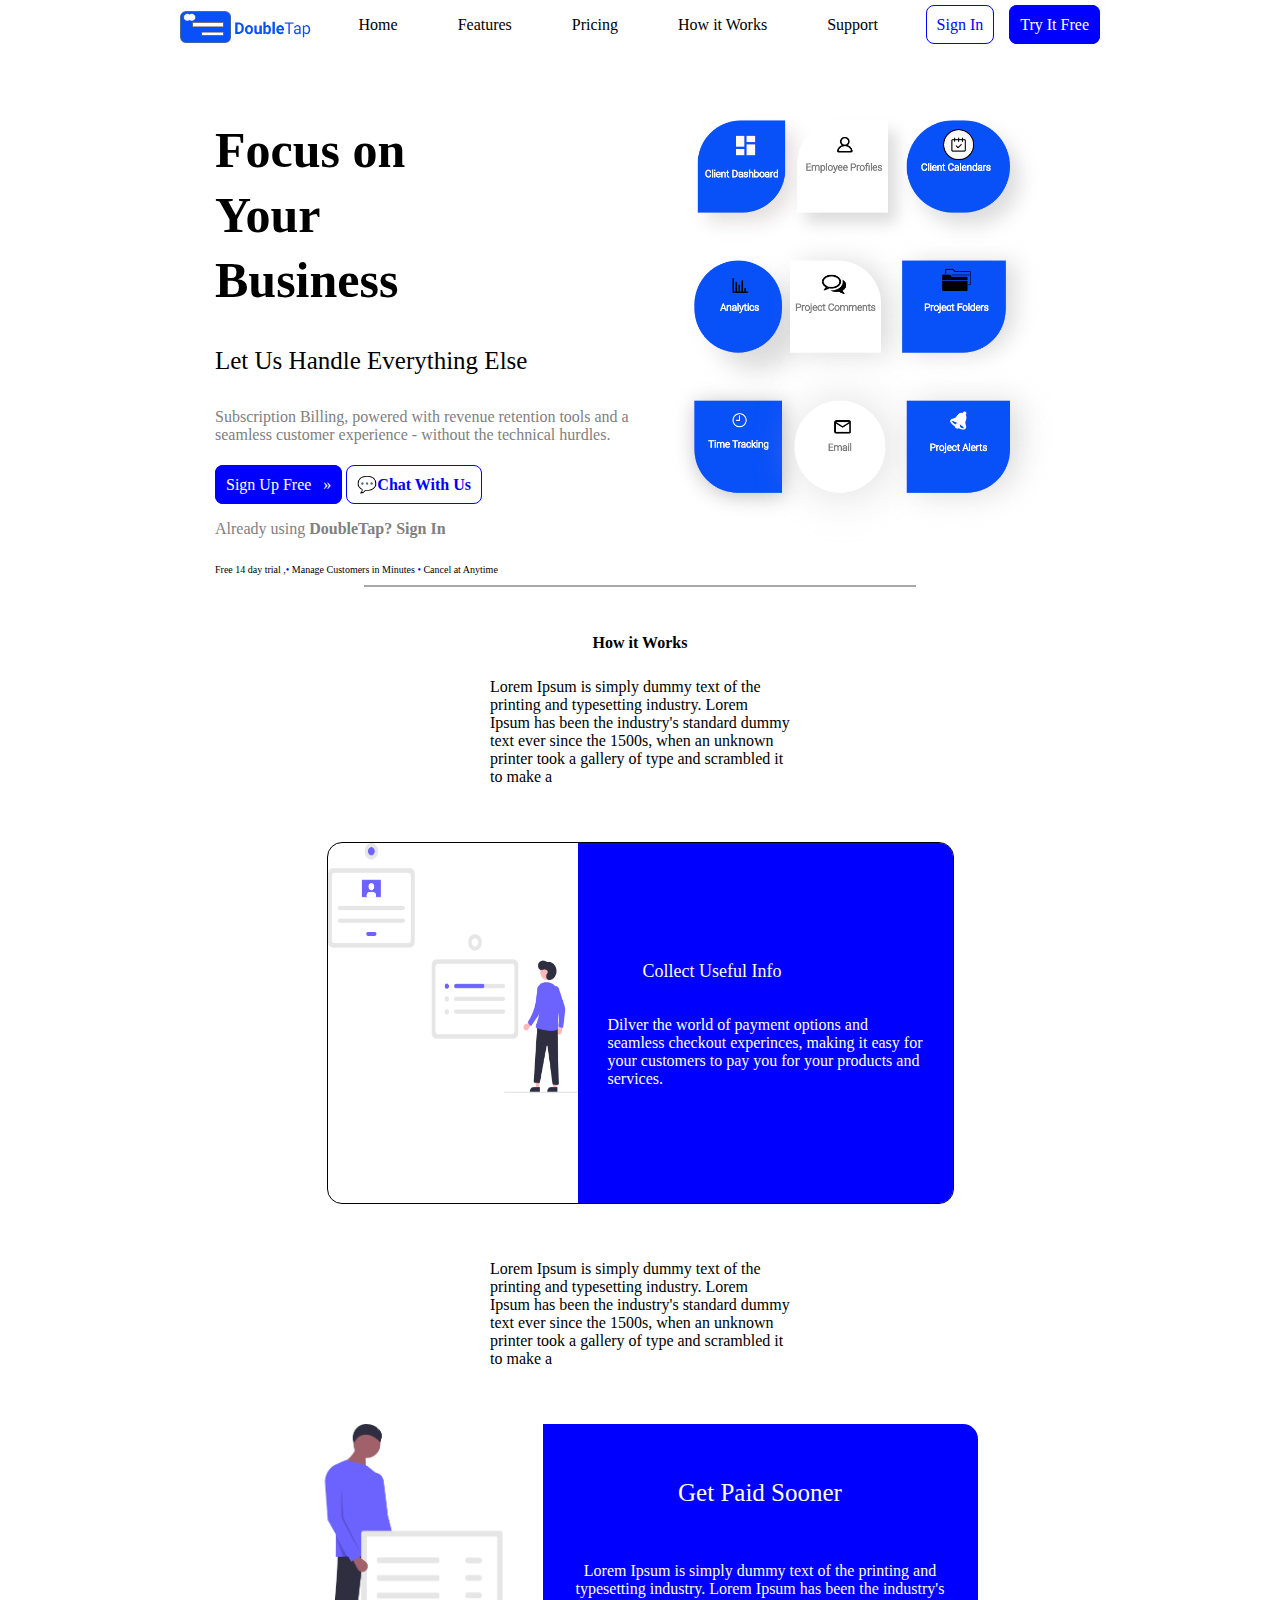
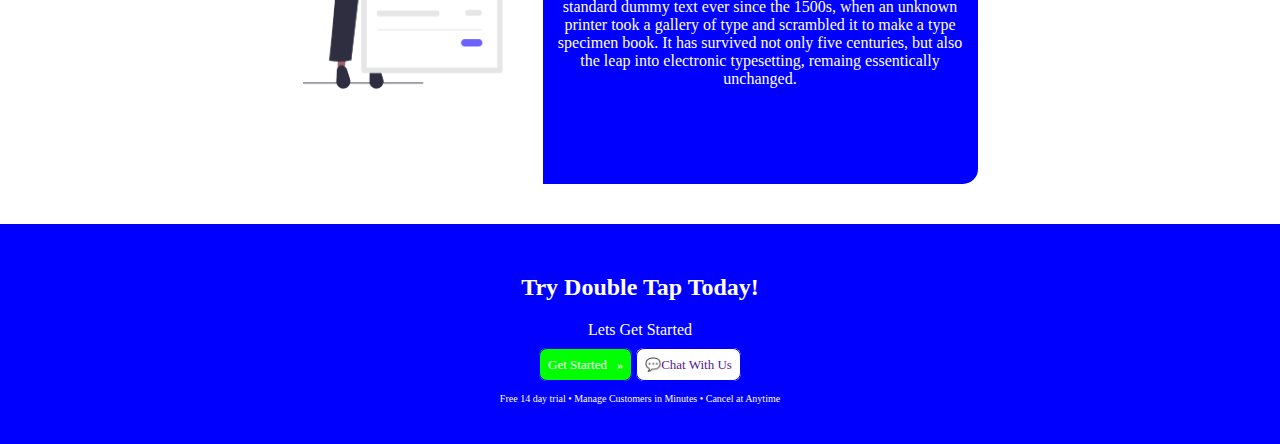
<file: index.html>
<!DOCTYPE html>
<html lang="en">
<head>
    <meta charset="UTF-8">
    <meta http-equiv="X-UA-Compatible" content="IE=edge">
    <meta name="viewport" content="width=device-width, initial-scale=1.0">
    <title>Document</title>
    <link rel="stylesheet" href="./crm.css">
</head>
<body>
    <header>
        <img src="./images/Logo@2x.png" alt="" class="logo"></img>
            <ul class="nav-bar nav-mid">
                <li><a href="./landingpage.html">Home</a></li>
                <li><a href="">Features</a></li>
                <li><a href="">Pricing</a></li>
                <li><a href="./index.html">How it Works</a></li>
                <li><a href="">Support</a></li>
                </ul>
                <ul class="nav-bar nav-right">
                    <li><a href="./signin.html" class="btn btn-sign">Sign In</a></li>
                    <li><a href="./sign_up.html" class="btn btn-try">Try It Free</a></li>
                </ul>
    </header>
    <main>
        <section class="hero">
            <div class="hero-content">
                <h1>Focus on Your Business</h1>
                <h4>Let Us Handle Everything Else</h4>
                <p class="g1">Subscription Billing, powered with revenue retention tools and a
                    seamless customer experience - without the technical hurdles.</p>
                <div class="btn-row">
                    <a href="./sign_up.html" class="btn1 btn-dark">Sign Up Free &nbsp;&nbsp;&#187;</a>
                    <a href="" class="btn1 bt">&#128172;Chat With Us</a>
                </div>
                <p class="Already">Already using <span class="span1">DoubleTap? Sign In</span></p>
                <p class="sen">Free 14 day trial ,<span class="span">&bull;</span> Manage Customers in Minutes <span class="span">&bull;</span> Cancel at Anytime</p>
            </div>
            <div class="hero-image">
                <img src="./images/Header-Side.png" alt="">
            </div>
        </section>
        <section class="container">
            <div class="line">
            </div>
            <div class="space howitworks">
                <h5>How it Works</h5>
                <p>Lorem Ipsum is simply dummy text of the
                    printing and typesetting industry. Lorem Ipsum
                    has been the industry's standard dummy text
                    ever since the 1500s, when an unknown printer
                    took a gallery of type and scrambled it to make a</p>
            </div>
            <div class="space mid">
                <div class="midpic">
                    <img src="./images/Collect-info.png" alt="" class="midpic1">
                </div>
                <div class="midtext">
                    <p class="cui">Collect Useful Info</p>
                    <p class="p1">Dilver the world of payment options and seamless checkout experinces, making it easy
                        for your customers to pay you for your products and services.
                    </p>
                </div>
            </div>
            <div class="space howitworks2">
                <p>Lorem Ipsum is simply dummy text of the
                    printing and typesetting industry. Lorem Ipsum
                    has been the industry's standard dummy text
                    ever since the 1500s, when an unknown printer
                    took a gallery of type and scrambled it to make a</p>
            </div>
            <div class="space bot2">
                <div class="botpic">
                    <img src="./images/Take Payments.png" alt="" class="botpic1">
                </div>
                <div class="bottext">
                    <p class="gps">Get Paid Sooner</p>
                    <p class="gps1">Lorem Ipsum is simply dummy text of the
                        printing and typesetting industry. Lorem Ipsum
                        has been the industry's standard dummy text
                        ever since the 1500s, when an unknown printer
                        took a gallery of type and scrambled it to make a type specimen book. It has survived not only
                        five centuries, but also the leap into electronic typesetting, remaing essentically unchanged.</p>
                </div>
            </div>
        </section>
    </main>
    <section class="footer">
        <footer class="foot">
            <h2>Try Double Tap Today!</h2>
            <p>Lets Get Started</p>
            <div class="btn-bottom">
                <a href="" class="btn2 btn-left">Get Started &nbsp;&nbsp;&#187;</a>
                <a href="" class="btn2 btn-right">&#128172;Chat With Us</a>
            </div>
            <p class="sen">Free 14 day trial   &bull; Manage Customers in Minutes   &bull; Cancel at Anytime</p>
        </footer>
    </section>
</body>
</html>
</file>
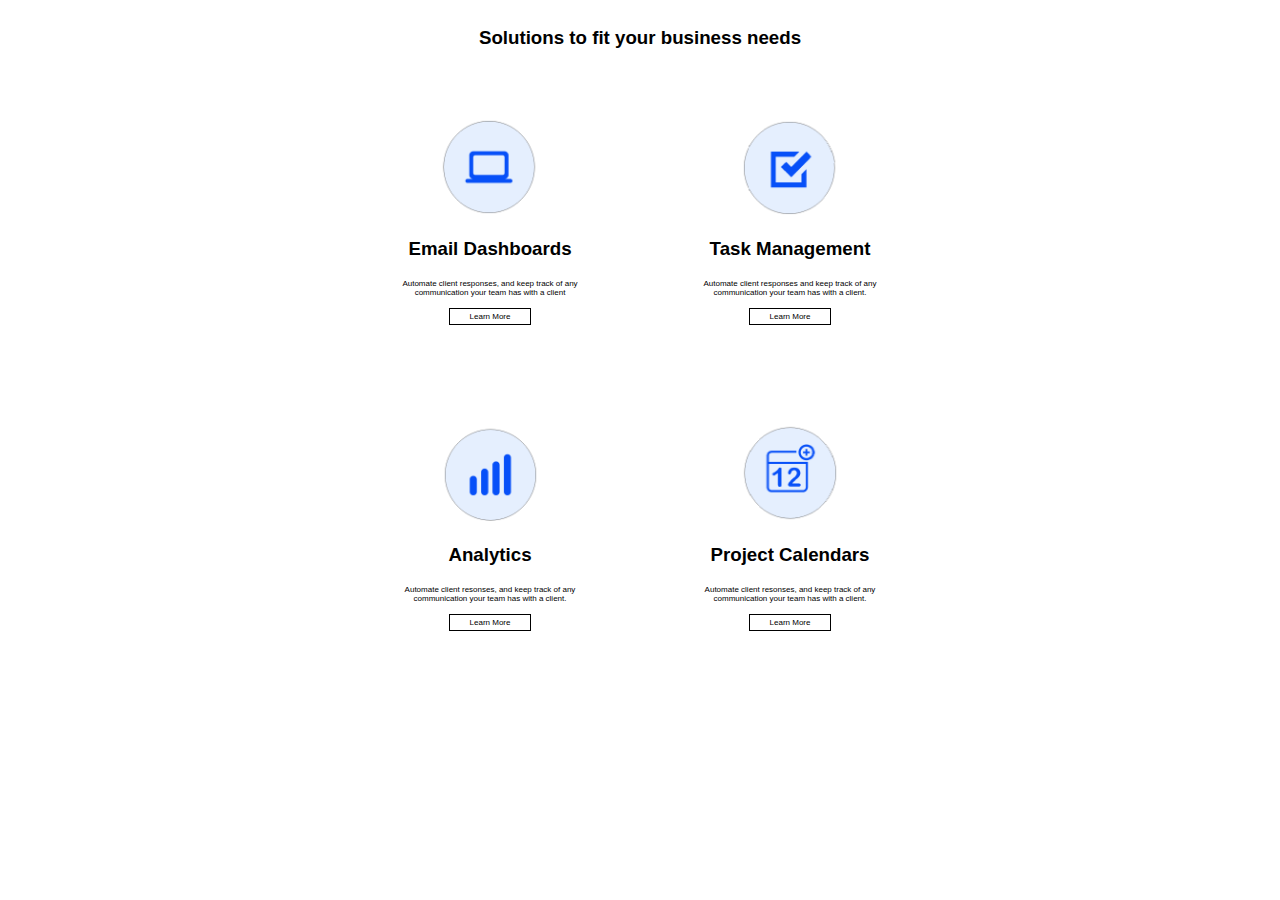
<file: landing1.html>
<!DOCTYPE html>
<html lang="en">
<head>
    <meta charset="UTF-8">
    <meta http-equiv="X-UA-Compatible" content="IE=edge">
    <meta name="viewport" content="width=device-width, initial-scale=1.0">
    <title>Document</title>
    <link rel="stylesheet" href="./landing1.css">
</head>
<body>
    <h3>Solutions to fit your business needs</h3>
    <div class="attributes">
        <div class="email">
            <img src="./images/email.png" alt="email dashboard" class="quad">
            <h3>Email Dashboards</h3>
            <p>Automate client responses, and keep track of any communication your team has with a client</p>
            <a href="">Learn More</a>
        </div>
        <div class="task">
            <img src="./images/task.png" alt="task management" class="quad">
            <h3>Task Management</h3>
            <p>Automate client responses and keep track of any communication your team has with a client.</p>
            <a href="">Learn More</a>
        </div>
    </div>
    <div class="attributes2">
        <div class="analytics">
            <img src="./images/analytics.png" alt="analytics" class="quad">
            <h3>Analytics</h3>
            <p>Automate client resonses, and keep track of any communication your team has with a client.</p>
            <a href="">Learn More</a>
        </div>
        <div class="calendar">
            <img src="./images/calendar.png" alt="project calendars" class="quad">
            <h3>Project Calendars</h3>
            <p>Automate client resonses, and keep track of any communication your team has with a client.</p>
            <a href="">Learn More</a>
        </div>
    </div>
</body>
</html>
</file>
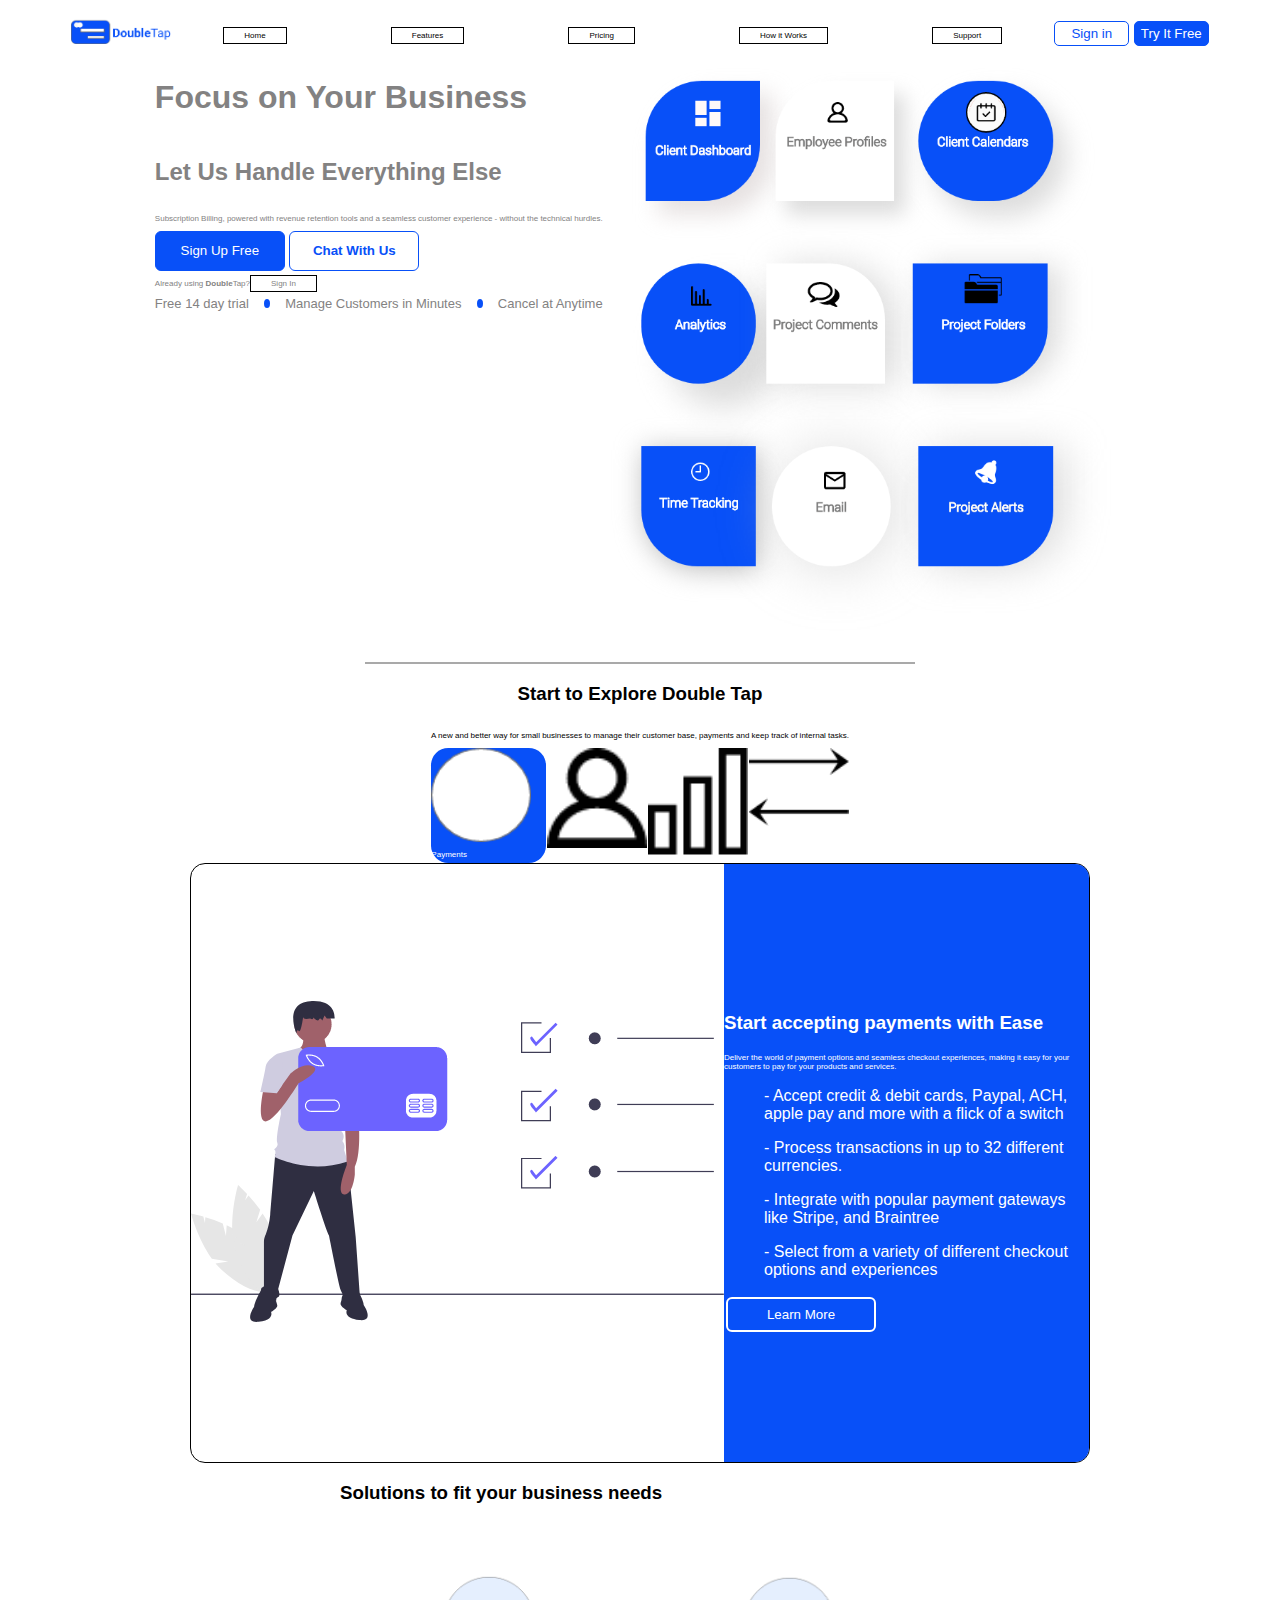
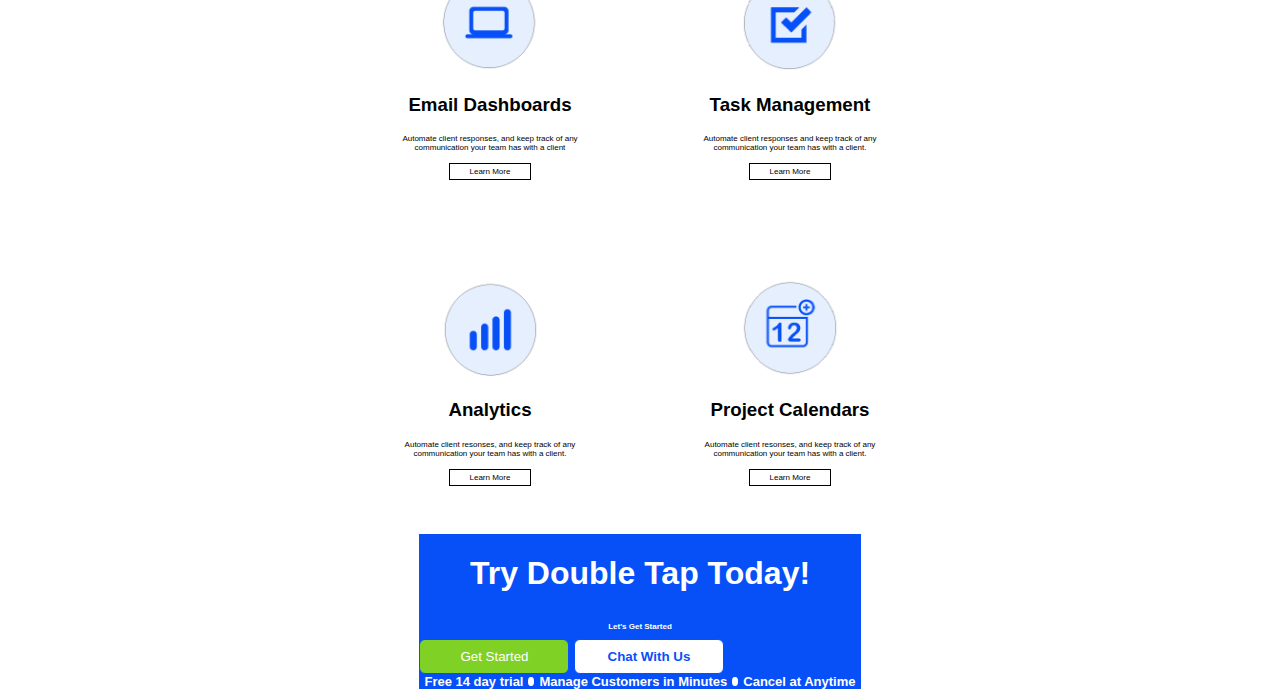
<file: landingpage.html>
<!DOCTYPE html>
<html lang="en">
<head>
    <meta charset="UTF-8">
    <meta http-equiv="X-UA-Compatible" content="IE=edge">
    <meta name="viewport" content="width=device-width, initial-scale=1.0">
    <title>Document</title>
    <link rel="stylesheet" href="./landingpage.css">
    <link rel="stylesheet" href="./landing1.css">
</head>

<body>
    <header>
        <div class="logo">
            <img src="./images/Logo.png" alt="" srcset="">
        </div>

        <div class="top-nav">
            <ul>
                <li><a href="./landingpage.html">Home</a></li>
                <li><a href="">Features</a></li>
                <li><a href="">Pricing</a></li>
                <li><a href="./index.html">How it Works</a></li>
                <li><a href="">Support</a></li>
            </ul>
        </div>

        <div>
            <button class="btn-sign-in">Sign in</button>
            <button class="btn-try-it-free">Try It Free</button>
        </div>
    </header>

    <main>
        <div class="hero">
            <div class="main-left">
                <div class="main-left-item">
                    <h1><strong>Focus on Your Business</strong></h1>
                    <h2>Let Us Handle Everything Else</h2>
                    <p>Subscription Billing, powered with revenue retention tools and a seamless customer experience - without the technical hurdles.</p>
                </div>
                <div>
                    <button class="btn-sign-up-free">Sign Up Free</button>
                    <button class="btn-chat-with-us"><strong>Chat With Us</strong></button>
                </div>

                <div class="main-left-item">
                    <p class="txt">Already using <Strong>Double</Strong>Tap?<a href="" class="txt"">Sign In</a></p>
                    <div class="row">
                        <li>Free 14 day trial</li>
                        <span class="dot"></span>
                        <li>Manage Customers in Minutes</li>
                        <span class="dot"></span>
                        <li>Cancel at Anytime</li>
                    </div> 
                </div>

            </div>

            <div class="grid-side-img">
                <img src="./images/Header-Side.png" alt="">
            </div>  
        </div>
        <div class="line">

        </div>
        <div class="section-two">
            <div class="section-two-top">
                <h3>
                    Start to Explore Double Tap
                </h3>
                <p class="txt-2">
                    A new and better way for small businesses to manage their customer base, payments and keep track of internal tasks.
                </p>

            </div>
            
            <div class="section-two-bottom">
                <div class="imgbox">
                    <img src="./images/Ellipse 42.png" class="circle" alt="">
                    <p>Payments</p>


                </div>

                <div>
                    <img src="./images/Page-1.png" class="stick" alt="">

                </div>
                    
                <div>
                    <img src="./images/layer1.png" class="bars" alt="">

                </div>
                
                <div>
                    <img src="./images/arrows.png" class="arrows" alt="">

                </div>
                
        
            </div>
            
        </div>
        <div class="hero">
            <div class="section-three">
                <div class="section-three-left">
                    <img src="./images/credit-card-picture.png" class="creditcard" alt="">
                </div>
                <div class="section-three-right">
                    <div class="section-treetxt">
                        <h3>Start accepting payments with Ease</h3>
                        <p>Deliver the world of payment options
                         and seamless checkout experiences, making it easy
                         for your customers to pay for your products and services.
                        </p>
                        <ol> - Accept credit & debit cards, Paypal, ACH, apple pay and more with a flick of a switch</ol>
                        <ol> - Process transactions in up to 32 different currencies.</ol>
                        <ol> - Integrate with popular payment gateways like Stripe, and Braintree</ol>
                        <ol> - Select from a variety of different checkout options and experiences</ol>

                    </div>
                    <div>
                        <button class="learnbutton">Learn More</button>
                    </div>
                </div>
            </div>
        </div> 
        <div class="body1">
            <h3>Solutions to fit your business needs</h3>
            <div class="attributes">
                <div class="email">
                    <img src="./images/email.png" alt="email dashboard" class="quad">
                    <h3>Email Dashboards</h3>
                    <p>Automate client responses, and keep track of any communication your team has with a client</p>
                    <a href="" class="learn-btn">Learn More</a>
                </div>
                <div class="task">
                    <img src="./images/task.png" alt="task management" class="quad">
                    <h3>Task Management</h3>
                    <p>Automate client responses and keep track of any communication your team has with a client.</p>
                    <a href="" class="learn-btn">Learn More</a>
                </div>
            </div>
            <div class="attributes2">
                <div class="analytics">
                    <img src="./images/analytics.png" alt="analytics" class="quad">
                    <h3>Analytics</h3>
                    <p>Automate client resonses, and keep track of any communication your team has with a client.</p>
                    <a href="" class="learn-btn">Learn More</a>
                </div>
                <div class="calendar">
                    <img src="./images/calendar.png" alt="project calendars" class="quad">
                    <h3>Project Calendars</h3>
                    <p>Automate client resonses, and keep track of any communication your team has with a client.</p>
                    <a href="" class="learn-btn">Learn More</a>
                </div>
            </div>
        </div> 
    </main>


    <footer>
        <div class="footer">
            <div class="main-footer">
                <div class="main-footer-item">
                    <h1><b>Try Double Tap Today!</b> </h1>
                    <p><b>Let's Get Started</b></p>
                </div>
            <div>
                <button class="bottom-btn-green">Get Started</button>
                <button class="bottom-btn-white"><strong>Chat With Us<strong></button>
            </div>
            <div class="main-footer-item">
                <div class="row2">
                    <li class="row2-item">Free 14 day trial</li>
                    <span class="dot2"></span>
                    <li class="row2-item">Manage Customers in Minutes</li>
                    <span class="dot2"></span>
                    <li class="row2-item">Cancel at Anytime</li>
                </div>
            </div>
        </div>
    </footer>
</body>
</html>
</file>
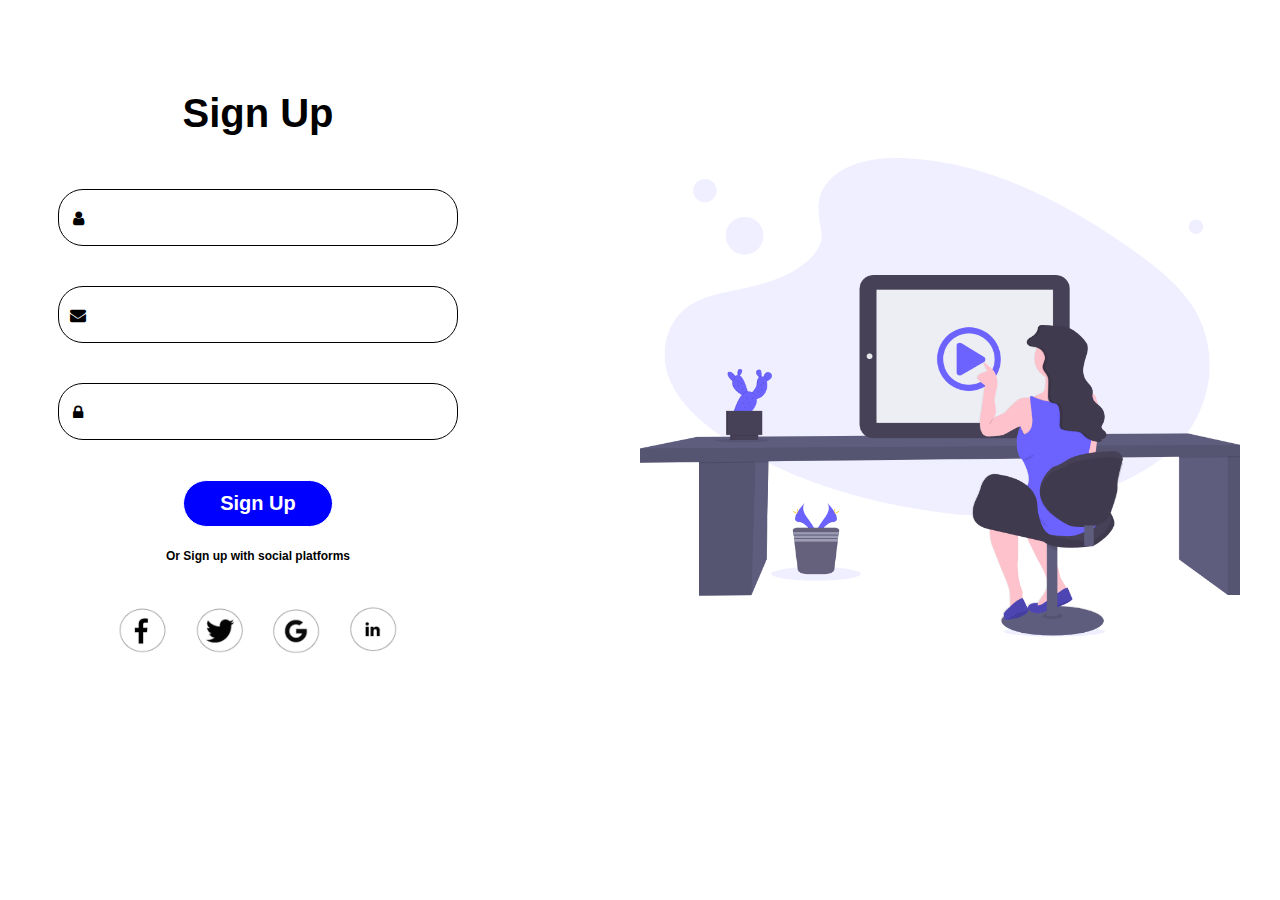
<file: sign_up.html>
<!DOCTYPE html>
<html lang="en">

<head>
    <meta charset="UTF-8">
    <meta http-equiv="X-UA-Compatible" content="IE=edge">
    <meta name="viewport" content="width=device-width, initial-scale=1.0">
    <link rel="stylesheet" href="./main.css">
    <link rel="stylesheet" href="https://cdnjs.cloudflare.com/ajax/libs/font-awesome/4.7.0/css/font-awesome.min.css">
    <title>Sign Up</title>
</head>

<body>
    <div class="signup">
        <form>
            <h2>Sign Up</h2>
            <div class="input-icons">
                <i class="fa fa-user icon">
                </i>
                <input class="input-field" type="text">
            </div>
            <div class="input-icons">
                <i class="fa fa-envelope icon">
                </i>
                <input class="input-field" type="text">
            </div>
            <div class="input-icons">
                <i class="fa fa-lock icon">
                </i>
                <input class="input-field" type="password">
            </div>
        </form>
        <a href="" class="btn">Sign Up</a>
        <p><b>Or Sign up with social platforms</b></p>
        <div class="social">
            <img src="./images/facebook2.png" alt="facebook">
            <img src="./images/twitter2.png" alt="twitter">
            <img src="./images/google.png" alt="google">
            <img src="./images/linkedin.png" alt="linkedin">
        </div>
    </div>
    <div class="hugeimg">
        <img src="./images/main-img.png" alt="mainimg">
    </div>

</body>
</html>
</file>
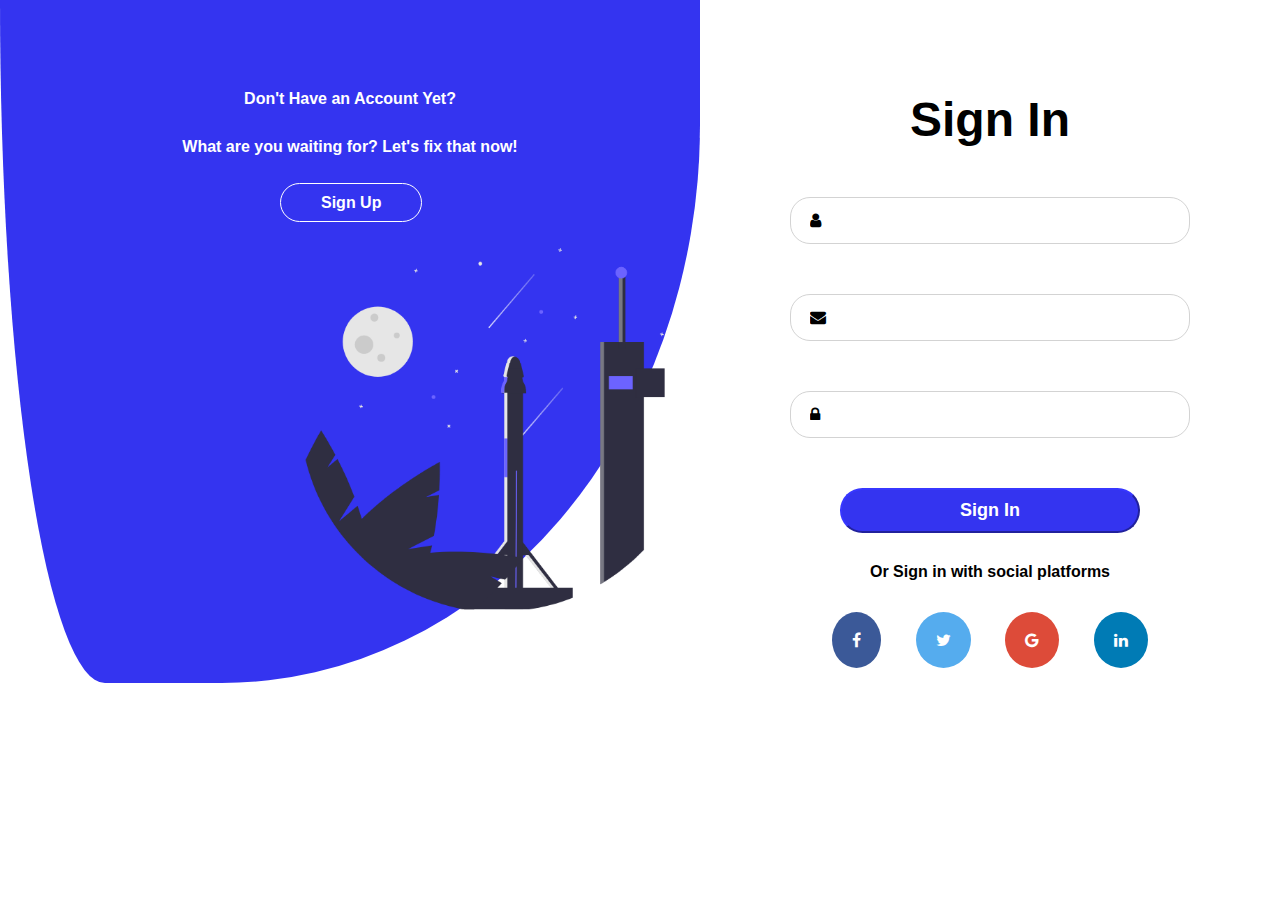
<file: signin.html>
<!DOCTYPE html>
<html lang="en">

<head>
    <meta charset="UTF-8">
    <meta http-equiv="X-UA-Compatible" content="IE=edge">
    <meta name="viewport" content="width=device-width, initial-scale=1.0">
    <title>Document</title>
    <link rel="stylesheet" href="./signin.css">

    <link rel="stylesheet" href="https://cdnjs.cloudflare.com/ajax/libs/font-awesome/4.7.0/css/font-awesome.min.css">
</head>

<body>
    <section class="left">
        <div class="heroimg">
            <div class="toptext">
                <p class="herotext">Don't Have an Account Yet?</p>
                <p class="herotext">What are you waiting for? Let's fix that now!</p><br>
                <a href="./sign_up.html" class="btn">Sign Up</a><br>
        </div>
            <img src="./images/signin.png" alt="">
        </div>
    </section>
    <section class="right">
        <form>
            <h1>Sign In</h1>
            <div class="input-icons">
                <i class="fa fa-user icon"></i>
                <input class="input-field" type="text" placeholder="">
            </div>

            <div class="input-icons">
                <i class="fa fa-envelope icon"></i>
                <input class="input-field" type="Email" placeholder="">
            </div>
            <div class="input-icons">
                <i class="fa fa-lock icon"></i>
                <input class="input-field" type="password" placeholder="">
            </div>
            <button type="submit">Sign In</button>
            <p>Or Sign in with social platforms</p>
            <a href="https://www.facebook.com" class="fa fa-facebook"></a>
            <a href="https://www.twitter.com" class="fa fa-twitter"></a>
            <a href="https://www.google.com" class="fa fa-google"></a>
            <a href="https://www.linked.com" class="fa fa-linkedin"></a>
        </form>
    </section>
</body>

</html>
</file>
<file: crm.css>
body{
    margin: 0;
}

/* Start Global Styling */

a{
    text-decoration: none;
}

.span{
    color: blue;
}

/* End Global Styling */


/* Start Header Styling */

header{
    display: flex;
    align-items: center;
    justify-content: space-between;
    margin: 0 auto;
    padding: 0 180px;
}

.logo{
    height: 35px;
}

.nav-bar{
    display: flex;
    list-style-type: none;
}

.nav-mid{
    gap: 60px;
}

.nav-mid a{
    color: black;
    font-weight: 300;
}

.nav-right{
    gap: 15px;
}

.btn{
    padding: 10px 10px;
    border: 1px solid blue;
    border-radius: 8px;
}

.btn-sign{
    color: blue;
}

.btn-try{
    background-color: blue;
    color: white;
}


/* End Header Styling */

/* Start Hero Styling */

.hero{
    margin: 0 auto;
    margin-top: 35px;
    display: flex;
    align-items: center;
    height: 500px;
    justify-content: center;
}

.hero-content h1{
    font-size: 50px;
    font-weight: 600;
    max-width: 300px;
    line-height: 65px;
}

.hero-content h4{
    font-size: 25px;
    font-weight: 400;
    
}

.g1{
    color: gray;
    max-width: 450px;
}

.btn-row{
    padding-top: 15px;
}
.btn1{
    padding: 10px 10px;
    border: 1px solid blue;
    border-radius: 8px;
}

.bt{
    color: blue;
    font-weight: 600;
}

.btn-dark{
    background-color: blue;
    color: white;
}

.hero-image img{
    width: 400px;
    height: auto;
}

.Already{
    color: gray;
    padding-top: 10px;
}


.sen{
    font-size: x-small;
    padding-top: 10px;
}

/* End Hero Styling */


/* Start Container Styling */

.container{
    display: flex;
    flex-direction: column;
    align-items: center;
}

.line{
    border: .5px darkgray solid;
    width: 550px;
}

.span1{
    font-weight: bold;
}

.howitworks{
    max-width: 300px;
    margin: 0 auto;
}

.howitworks h5{
    font-size: medium;
   text-align: center;
}

.mid{
    border: 1px solid black;
    overflow: hidden;
    display: flex;
    justify-content: center;
    border-radius: 15px;
    height: 360px;
    width: 625px;
}

.midtext{
    max-width: 350px;
    color: white;
    background-color: blue;
    display: flex;
    flex-direction: column;
    justify-content: center;
    padding: 0 30px;
}


.cui{
    font-size: large;
    padding-left: 35px;
}


.midpic1{
    width: 250px;
    height: 250px;
}

.howitworks2{
        max-width: 300px;
        margin: 0 auto;
    }


.bot2{
    overflow: hidden;
    display: flex;
    border-radius: 15px;
    height: 360px;
    width: 675px;
}

.bottext{
    text-align: center;
    color: white;
    background-color: blue;
}

.gps{
    font-size: 25px;
    padding: 30px;
}

.gps1{
    padding: 0 15px;
}

.botpic1{
    width: 200px;
    height: 265px;
    margin-right: 40px;
}

.space{
    margin: 20px;
}



/* End Container Styling */

/* Start Of Footer Styling */

.footer{
    background-color: blue;
    margin-top: 20px;
    padding: 30px;
    display: flex;
    justify-content: center;
    text-align: center;
    color: white;
}

.btn2{
    padding: 8px 8px;
    border: 1px solid blue;
    border-radius: 8px;
    font-size: small;
}

.btn-left{
    background-color: lime;
    color: white;
}

.btn-right{
    background-color: white;
}


/* End of Footer Styling */
</file>
<file: landing1.css>
*{
    font-family: sans-serif;
    box-sizing: border-box;
    
}

body{
    display: flex;
    flex-direction: column;
    justify-content: space-between;
    align-items: center;

}

.attributes{
    display: flex;
    justify-content: space-between;
    
}

.attributes2{
    display: flex;
    justify-content: space-between;
}

.email{
    text-align: center;
    width: 300px;
    padding: 50px;
}

.task{
    text-align: center;
    width: 300px;
    padding: 50px;
}

.analytics{
    text-align: center;
    width: 300px;
    padding: 50px;
}

.calendar{
    text-align: center;
    width: 300px;
    padding: 50px;
}

img{
    width: 100px;
}

p{
    font-size: 8px;

}

a{
    text-decoration: none;
    color: black;
    font-size: 8px;
    padding: 3px 20px;
    border: 1px solid black;
}
</file>
<file: landingpage.css>
*{
    font-family: Arial, Helvetica, sans-serif;

}



/* start header styling *//* start header styling *//* start header styling *//* start header styling */
header{
    display: flex;
    width: 90%;
    margin: 0 auto;
    align-items: center;
    justify-content: space-between;
}
.top-nav{
    flex-grow: 1;
}

.top-nav ul{
    width: 100%;
    display: flex;
    list-style-type: none;
    padding-inline-start: 0;
    justify-content: space-around;
    
}

a{
text-decoration:none;
color: black;

}

.top-nav li{
    color: black;
    margin: 0 3px;
}

.btn-try-it-free{
    width: 75px;
    background-color: #0850f8;
    color: white;
    border-radius: 5px;
    border: 1px solid #0850f8;
    padding: 4px 5px;
    
}

.btn-sign-in{
    width: 75px;
    background-color: #ffff;
    color: #0850f8;
    border-radius: 5px;
    padding: 4px 5px;
    border: 1px solid #0850f8;
}



/* END HEADER STYLING *//* END HEADER STYLING *//* END HEADER STYLING *//* END HEADER STYLING */


/* Start MAIN Styling  *//* Start MAIN Styling  *//* Start MAIN Styling  */

main{
    display: flex;
    flex-direction: column;
    align-items: center;
}


.main-left{
    display: flex;
    flex-direction: column;
    max-width: 500px;
    max-height: fit-content;
}

.main-left-item{
    display: flex;
    flex-direction: column;
    justify-content: center;
    color: #838282;
    
}

.main-left-item li{
    display: flex;
    flex-direction: row;
    font-size: small;
    justify-content: flex-start;  
}

.row{
    display: flex;
    flex-direction: row;
    justify-content: space-between;
    align-items: center;
}

.btn-chat-with-us{
    width: 130px;
    height: 40px;
    background-color: #ffff;
    color: #0850f8;
    border-radius: 6px;
    padding: 6px 6px;
    border: 1px solid #0850f8;
    
}

.btn-sign-up-free{
    height: 40px;
    width: 130px;
    background-color: #0850f8;
    color: white;
    border-radius: 6px;
    border: 1px solid #0850f8;
    padding: 6px 6px;
}

.txt{
    color: #838282;
}


.hero{
    display: flex;
    justify-content: center;
}

.grid-side-img img{
    width: 100%;
    height: auto;
    max-height: 600px;
    max-width: 600px;
    min-width: 400px;
    min-height: 400px;
    flex-shrink: 0;
}

.grid-side-img{
    width: fit-content;
    align-items: center;
    justify-content: center;

}

.dot {
    height: 9px;
    width: 6px;
    border-radius: 60%;
    background-color: #0850f8;
    align-items: center;  
}


/*  *//* END Main Styling *//* END Main Styling *//* END Main Styling */

/* section two start *//* section two start *//* section two start */
.section-two{
    display: flex;
    flex-direction: column;
}


.section-two-top{
    display: flex;
    flex-direction: column;
    text-align: center;
    justify-content: center;
}

.line{
    border: .5px darkgray solid;
    width: 550px;
}


.section-two-bottom{
    display: flex;
    flex-direction: row;
    justify-content: space-around;
    
}

.section-two-bottom img{
    max-width: 100%;
    max-height: 100%;
    display: block;
}
.txt2{
    display: flex;
}

.imgbox{
    display: block;
    width: 115px;
    height: 115px;
    border: #0850f8;
    background-color: #0850f8;
    border-radius: 15%;  
    align-items: center;
    justify-content: center;   
    color: #ffffff;
}




/* Start section-three Styling *//* Start section-three Styling *//* Start section-three Styling */
.section-three{
    border: 1px solid black;
    display: flex;
    align-items: center;
    border-radius: 15px;
    max-width: 900px;
    max-height: 800px;
    overflow: hidden;
    min-height: 600px;
    min-width: 700px;
    justify-content: center;
}

.section-three-left{
    width: fit-content;
    align-items: center;
    justify-content: center;

}

.section-three-left img{
    height: auto;
    width: auto;
    min-width: 533px;
    min-height: 321px;
    justify-content: center;
    
    
}

.section-three-right{
    display: flex;
    flex-direction: column;
    background-color: #0850f8;
    color: #ffffff;
    align-self: stretch;
    justify-content: center;
    width: 700px;
}

.learnbutton{
    width: 150px;
    height: 35px;
    color: #ffffff;
    background-color: #0850f8;
    border: 2px solid white;
    border-radius: 6px;
    margin: 2px 2px;
}

.section-threetxt{
    width: 500px;
    color: white;
    background-color: #0850f8;
    display: flex;
    flex-direction: row;
    justify-content: flex-start;

}



/* END section-three Styling *//* END section-three Styling *//* END section-three Styling */


/* Start FOOTER Styling *//* Start FOOTER Styling *//* Start FOOTER Styling */

footer{
    display: flex;
    flex-direction: column;
    background-color:#0750F8;
    align-items: center;  
    color: white; 
}

.main-footer{
    display: flex;
    flex-direction: column;
    color: white;
}

.main-footer-item{
    display: flex;
    flex-direction: column;
    color: white;
    align-items: center;
    justify-content: center;
}

.main-footer-item li{
    display: flex;
    flex-direction: row;
    justify-content: space-between;
    
   
}

.bottom-btn-white{
    width: 150px;
    height: 35px;
    background-color: #ffff;
    color: #0850f8;
    border-radius: 6px;
    padding: 6px 6px;
    border: 1px solid #0850f8;
}

.bottom-btn-green{
    width: 150px;
    height: 35px;
    background-color:#7fd126;
    color: #ffffff;
    border-radius: 6px;
    padding: 6px 6px;
    border: 1px solid #0850f8;
}

.dot2{ 
    height: 9px;
    width: 6px;
    border-radius: 45%;
    background-color: #ffffff;
    align-items: center;  
}

.row2{
    display: flex;
    flex-direction: row;
    font-size: small;
    justify-content: space-between;
    align-items: center;
}

.row2-item{
    margin: 0 5px;
}

/* End FOOTER STYLING *//* End FOOTER STYLING *//* End FOOTER STYLING */
</file>
<file: main.css>
*{
    font-family: sans-serif;
    box-sizing: border-box;
    
}

body{
    display: grid;
    grid-template-columns: 1fr 1fr;
}

.signup{
    display: flex;
    flex-direction: column;
    width: 400px;
    justify-content: center;
    align-items: center;
    max-width:450px;
    margin: 50px 0 0 50px;
}

form{
    display: flex;
    flex-direction: column;
    width: 400px;
    justify-content: center;
    align-items: center;
    max-width:450px;
}

.social{
    display: flex;
    margin: 20px;
    justify-content: space-between;
    padding: 10px;
    width: 300px;
}
.social img{
    width: 50px;
}
.btn{
    border: 1px solid white;
    padding:15px;
    font-size: 20px;
    line-height: 15px;
    font-weight: 600;
    background-color: blue;
    color: white;
    border-radius: 25px;
    width: 150px;
    text-align: center;
    text-decoration: none;
    margin-bottom: 10px;
}

.hugeimg img{
    width: 600px;
    height:auto;
    margin: 150px 0 0 0;
}

h2{
    padding-bottom: 20px;
    font-size: 40px;
}

p{
    font-size: 12px;
}
  
.input-icons {
    width: 100%;
    margin-bottom: 40px;
    position: relative;
}
  
.icon {
    color: black;
    position: absolute;
    top: 50%;
    transform: translate(-50%,-50%);
    left: 20px;
}
  
.input-field {
    width: 100%;
    padding: 20px;
    text-align: center;
    border-radius: 25px;
    border: .5px solid black;
}
</file>
<file: signin.css>
/* input field with icons */
.input-icons i {
    position: absolute;
}
.input-icons {
    margin-bottom: 10px;
}
.icon {
    padding: 10px;
    padding-left:20px;
    text-align: center;
    padding-top: 15px;
}
.input-field {
    padding: 15px;
    text-align: center;
    border: .5px solid lightgray;
    border-radius: 20px;
    width: 100%;
    max-width: 400px;
    
}
/* social media icons */

.fa:hover {
    opacity: 0.7;
  }
.fa-facebook {
  padding: 20px;
  font-size: 30px;
  width: 0 auto;
  text-align: center;
  text-decoration: none;
  border-radius: 50%;
  background: #3B5998;
  color: white;
  }
.fa-twitter {
    padding: 20px;
    font-size: 30px;
    width: 0 auto;
    text-align: center;
    text-decoration: none;
    border-radius: 50%;
    background: #55ACEE;
    color: white;
  }
.fa-google {
        padding: 20px;
    font-size: 30px;
    width: 0 auto;
    text-align: center;
    text-decoration: none;
    border-radius: 50%;
        background: #dd4b39;
        color: white;
  }
.fa-linkedin {
        padding: 20px;
    font-size: 30px;
    width: 0 auto;
    text-align: center;
    text-decoration: none;
    border-radius: 50%;
        background: #007bb5;
        color: white;
  }
    
/*BODY  */
*{
    box-sizing: border-box;
    font-family: sans-serif;
    font-weight: 600;
}

body{
    display:grid;
    grid-template-columns: 1fr 1fr;
    margin:0;
}     

.left {
    background-color: rgb(52, 52, 240);
    border-radius:100% 0% 82% 18% / 0% 2% 98% 120%;
    padding-top: 20px;
  
}
.left a{
    text-decoration: none;
    color:white;
    border: 1px solid white;
    border-radius: 25px;
    padding: 10px 40px;
}
.left p{
    color:white;
    text-align: center;
}
.right{
    align-items: center;
    text-align: center;
    gap:50px;
    margin: 0;
    object-fit:cover;
}
img{
    width: 400px;
   margin-left:300px;
    
}

form{
    height: 100%;
    
}
.input-icons{
    margin: 50px;
   
}

.left p{
    margin:unset;
    padding: unset;
   
}
button{
    
    text-align: center;
    background-color: rgb(52, 52, 240);
    color: white;
    border-color: rgb(52, 52, 240);
    border-radius: 25px;
    width:60%;
    font-size: large;
    font-weight: 700;
    padding:10px;
    max-width: 300px;
    
}
.btn{
    margin-left: 200px;
    
}
.heroimg{
    padding-top: 60px;
     
}
h1{
    padding-top: 60px;
    font-size: unset;
    font-size: xxx-large;
}
.left p{
    padding-top: 10px;
    margin-bottom: 20px;
}
.toptext{
    
    align-items: center;
}
.toptext a{
    align-items: center;
  
}
.right a{
    margin:15px;
}
.right p{
    margin-top: 30px;
 
}
.btn{
    margin-left: 40%;

}

@media(max-width: 1000px){
       body{
        display:flex;
        flex-direction: column;
        text-align: center;
       }
       img{
        margin: 0 auto;
        align-items: left;
       }
       .btn{
        margin: 0 auto;
       }

}
</file>
